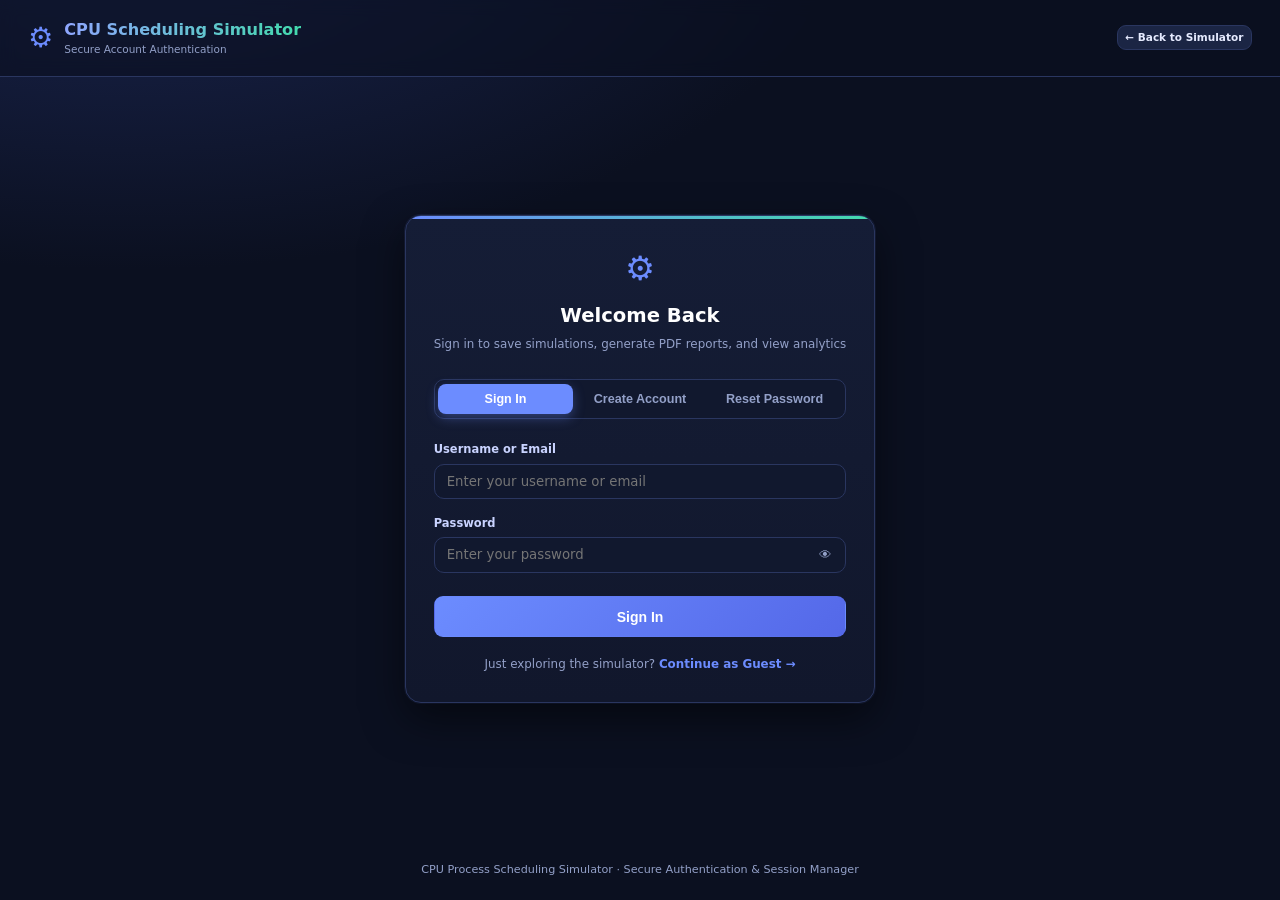
<file: login.html>
<!DOCTYPE html>
<html lang="en">
<head>
  <meta charset="UTF-8" />
  <meta name="viewport" content="width=device-width, initial-scale=1.0" />
  <title>Sign In &amp; Account · CPU Scheduling Simulator</title>
  <link rel="icon" href="data:image/svg+xml,%3Csvg xmlns=%22http://www.w3.org/2000/svg%22 viewBox=%220 0 16 16%22%3E%3Crect x=%222%22 y=%222%22 width=%2212%22 height=%2212%22 rx=%222%22 fill=%22%236c8cff%22/%3E%3C/svg%3E">
  <link rel="stylesheet" href="css/style.css" />
  <link rel="stylesheet" href="css/auth.css" />
</head>
<body class="auth-page">

  <header class="auth-header">
    <div class="brand">
      <span class="logo">⚙</span>
      <div>
        <h1 style="font-size: 1.15rem; margin: 0; background: linear-gradient(90deg, #8fa6ff, #43d9ad); -webkit-background-clip: text; background-clip: text; color: transparent;">
          CPU Scheduling Simulator
        </h1>
        <p class="subtitle" style="font-size: 0.75rem; margin: 0;">Secure Account Authentication</p>
      </div>
    </div>
    <a href="index.html" class="btn small" style="text-decoration: none; display: inline-flex; align-items: center; gap: 0.35rem;">
      <span>← Back to Simulator</span>
    </a>
  </header>

  <main class="auth-container">
    <div class="auth-card">

      <div class="auth-brand">
        <span class="logo">⚙</span>
        <h2 id="auth-title">Welcome Back</h2>
        <p id="auth-subtitle">Sign in to save simulations, generate PDF reports, and view analytics</p>
      </div>

      <div class="auth-tabs" role="tablist">
        <button id="tab-login-btn" class="auth-tab-btn active" type="button">Sign In</button>
        <button id="tab-register-btn" class="auth-tab-btn" type="button">Create Account</button>
        <button id="tab-reset-btn" class="auth-tab-btn" type="button">Reset Password</button>
      </div>

      <div id="auth-alert" class="auth-alert"></div>

      <!-- ================= SIGN IN FORM ================= -->
      <form id="form-login" class="auth-form active" autocomplete="on">
        <div class="auth-field">
          <label for="login-identifier">Username or Email</label>
          <div class="input-with-icon">
            <input id="login-identifier" type="text" placeholder="Enter your username or email" required autocomplete="username" />
          </div>
        </div>

        <div class="auth-field">
          <label for="login-password">Password</label>
          <div class="input-with-icon">
            <input id="login-password" type="password" placeholder="Enter your password" required autocomplete="current-password" />
            <button type="button" class="toggle-pwd" id="toggle-login-pwd" title="Show or hide password">👁</button>
          </div>
        </div>

        <button type="submit" id="btn-login-submit" class="btn primary big">
          Sign In
        </button>
      </form>

      <!-- ================= REGISTER FORM ================= -->
      <form id="form-register" class="auth-form" autocomplete="on">
        <div class="auth-field">
          <label for="reg-name">Full Name</label>
          <div class="input-with-icon">
            <input id="reg-name" type="text" placeholder="e.g. Alex Turing" required autocomplete="name" />
          </div>
        </div>

        <div class="auth-field">
          <label for="reg-username">Username</label>
          <div class="input-with-icon">
            <input id="reg-username" type="text" placeholder="Choose a unique username (3+ chars)" minlength="3" required autocomplete="username" />
          </div>
        </div>

        <div class="auth-field">
          <label for="reg-email">Email Address</label>
          <div class="input-with-icon">
            <input id="reg-email" type="email" placeholder="alex@university.edu" required autocomplete="email" />
          </div>
        </div>

        <div class="auth-field">
          <label for="reg-password">Password</label>
          <div class="input-with-icon">
            <input id="reg-password" type="password" placeholder="At least 8 characters (letters + numbers)" minlength="8" required autocomplete="new-password" />
            <button type="button" class="toggle-pwd" id="toggle-reg-pwd" title="Show or hide password">👁</button>
          </div>
        </div>

        <div class="auth-field">
          <label for="reg-confirm">Confirm Password</label>
          <div class="input-with-icon">
            <input id="reg-confirm" type="password" placeholder="Re-enter your password" required autocomplete="new-password" />
          </div>
        </div>

        <button type="submit" id="btn-reg-submit" class="btn primary big">
          Create Account &amp; Sign In
        </button>
      </form>

      <!-- ================= PASSWORD RESET FORM ================= -->
      <form id="form-reset" class="auth-form" autocomplete="off">
        <div class="auth-field">
          <label for="reset-email">Account Email</label>
          <div class="input-with-icon">
            <input id="reset-email" type="email" placeholder="Enter your registered email" />
          </div>
        </div>
        <button type="button" id="btn-send-reset" class="btn primary big">
          Send Reset Link
        </button>

        <hr style="border: 0; border-top: 1px solid var(--line); margin: 0.5rem 0;" />

        <div class="auth-field">
          <label for="reset-token">Reset Token (from email / link)</label>
          <div class="input-with-icon">
            <input id="reset-token" type="text" placeholder="Paste your password reset token" />
          </div>
        </div>
        <div class="auth-field">
          <label for="reset-new-password">New Password</label>
          <div class="input-with-icon">
            <input id="reset-new-password" type="password" placeholder="At least 8 characters" minlength="8" />
          </div>
        </div>
        <button type="submit" id="btn-confirm-reset" class="btn big">
          Confirm New Password
        </button>
      </form>

      <div class="auth-footer-nav">
        <span>Just exploring the simulator? </span>
        <a href="index.html">Continue as Guest →</a>
      </div>
    </div>
  </main>

  <footer>
    CPU Process Scheduling Simulator · Secure Authentication &amp; Session Manager
  </footer>

  <script src="js/auth.js"></script>
  <script>
    'use strict';

    const tabLoginBtn = document.getElementById('tab-login-btn');
    const tabRegBtn = document.getElementById('tab-register-btn');
    const tabResetBtn = document.getElementById('tab-reset-btn');
    const formLogin = document.getElementById('form-login');
    const formRegister = document.getElementById('form-register');
    const formReset = document.getElementById('form-reset');
    const authTitle = document.getElementById('auth-title');
    const authSubtitle = document.getElementById('auth-subtitle');
    const alertBox = document.getElementById('auth-alert');

    function setTab(tab) {
      clearAlert();
      [tabLoginBtn, tabRegBtn, tabResetBtn].forEach(b => b.classList.remove('active'));
      [formLogin, formRegister, formReset].forEach(f => f.classList.remove('active'));

      if (tab === 'login') {
        tabLoginBtn.classList.add('active');
        formLogin.classList.add('active');
        authTitle.textContent = 'Welcome Back';
        authSubtitle.textContent = 'Sign in to save simulations, generate PDF reports, and view analytics';
      } else if (tab === 'register') {
        tabRegBtn.classList.add('active');
        formRegister.classList.add('active');
        authTitle.textContent = 'Create Account';
        authSubtitle.textContent = 'Register a Student account with secure password hashing';
      } else {
        tabResetBtn.classList.add('active');
        formReset.classList.add('active');
        authTitle.textContent = 'Reset Password';
        authSubtitle.textContent = 'Request a password reset token or confirm a new password';
      }
    }

    tabLoginBtn.addEventListener('click', () => setTab('login'));
    tabRegBtn.addEventListener('click', () => setTab('register'));
    tabResetBtn.addEventListener('click', () => setTab('reset'));

    function showAlert(msg, type = 'error') {
      alertBox.textContent = msg;
      alertBox.className = `auth-alert ${type}`;
    }

    function clearAlert() {
      alertBox.textContent = '';
      alertBox.className = 'auth-alert';
    }

    function setupToggle(btnId, inputId) {
      const btn = document.getElementById(btnId);
      const inp = document.getElementById(inputId);
      if (!btn || !inp) return;
      btn.addEventListener('click', () => {
        inp.type = inp.type === 'password' ? 'text' : 'password';
      });
    }
    setupToggle('toggle-login-pwd', 'login-password');
    setupToggle('toggle-reg-pwd', 'reg-password');

    formLogin.addEventListener('submit', async (e) => {
      e.preventDefault();
      clearAlert();
      const identifier = document.getElementById('login-identifier').value.trim();
      const password = document.getElementById('login-password').value;
      const res = await Auth.login({ identifier, password });
      if (res.success) {
        showAlert(res.message || 'Signed in! Redirecting...', 'success');
        setTimeout(() => { window.location.href = 'index.html'; }, 500);
      } else {
        showAlert(res.message, 'error');
      }
    });

    formRegister.addEventListener('submit', async (e) => {
      e.preventDefault();
      clearAlert();
      const name = document.getElementById('reg-name').value.trim();
      const username = document.getElementById('reg-username').value.trim();
      const email = document.getElementById('reg-email').value.trim();
      const password = document.getElementById('reg-password').value;
      const confirm = document.getElementById('reg-confirm').value;

      if (password !== confirm) {
        showAlert('Passwords do not match.', 'error');
        return;
      }

      const res = await Auth.register({ name, username, email, password });
      if (res.success) {
        showAlert(res.message || 'Account created! Redirecting...', 'success');
        setTimeout(() => { window.location.href = 'index.html'; }, 700);
      } else {
        showAlert(res.message, 'error');
      }
    });

    document.getElementById('btn-send-reset').addEventListener('click', async () => {
      clearAlert();
      const email = document.getElementById('reset-email').value.trim();
      if (!email) {
        showAlert('Please enter your email address.', 'error');
        return;
      }
      const res = await Auth.requestPasswordReset(email);
      showAlert(res.message, res.success ? 'success' : 'error');
    });

    formReset.addEventListener('submit', async (e) => {
      e.preventDefault();
      clearAlert();
      const token = document.getElementById('reset-token').value.trim();
      const newPassword = document.getElementById('reset-new-password').value;
      if (!token || !newPassword) {
        showAlert('Please provide both the reset token and a new password.', 'error');
        return;
      }
      const res = await Auth.confirmPasswordReset(token, newPassword);
      if (res.success) {
        showAlert(res.message, 'success');
        setTimeout(() => setTab('login'), 1000);
      } else {
        showAlert(res.message, 'error');
      }
    });

    // Handle URL query params: ?verify_token=... or ?reset_token=...
    (async function handleQueryTokens() {
      const params = new URLSearchParams(window.location.search);
      const verifyToken = params.get('verify_token');
      const resetToken = params.get('reset_token');
      if (verifyToken) {
        const res = await Auth.verifyEmail(verifyToken);
        showAlert(res.message, res.success ? 'success' : 'error');
      } else if (resetToken) {
        setTab('reset');
        document.getElementById('reset-token').value = resetToken;
        showAlert('Enter your new password below to complete the reset.', 'success');
      }
    })();
  </script>
</body>
</html>
</file>
<file: css/style.css>
:root {
  --bg: #0b1020; --bg2: #11182e; --panel: #151d36; --panel2: #1b2544; --line: #2a3660;
  --text: #e6ebff; --muted: #93a0c8; --accent: #6c8cff; --accent2: #43d9ad; --danger: #ff6b81; --warn: #ffb547;
  --s-new: #8a94b8; --s-ready: #ffb547; --s-running: #43d9ad; --s-waiting: #b18cff; --s-terminated: #ff6b81;
  --radius: 12px; --mono: 'JetBrains Mono', 'Fira Code', Consolas, monospace;
}
* { box-sizing: border-box; }
html { background: var(--bg); }
html, body { margin: 0; background: radial-gradient(1200px 600px at 10% -10%, #1a2550 0%, var(--bg) 60%) fixed; color: var(--text);
  font: 14px/1.5 'Segoe UI', system-ui, -apple-system, Roboto, sans-serif; }
h1, h3, h4, h5 { margin: 0 0 .6em; }
h3 { font-size: 1.1rem; display: flex; align-items: center; gap: .5em; flex-wrap: wrap; }
h4 { font-size: 1rem; color: #c9d3ff; margin-top: 1em; display: flex; align-items: center; gap: .5em; }
h5 { font-size: .8rem; text-transform: uppercase; letter-spacing: .06em; color: var(--muted); display: flex; align-items: center; gap: .4em; }
small { color: var(--muted); font-weight: normal; text-transform: none; letter-spacing: 0; }
.muted { color: var(--muted); }
code, pre { font-family: var(--mono); }

/* ---------- top bar ---------- */
.topbar { position: sticky; top: 0; z-index: 50; display: flex; justify-content: space-between; align-items: center; gap: 1rem; flex-wrap: wrap;
  padding: .7rem 1.4rem; background: rgba(11,16,32,.85); backdrop-filter: blur(10px); border-bottom: 1px solid var(--line); }
.brand { display: flex; align-items: center; gap: .8rem; }
.brand h1 { font-size: 1.25rem; margin: 0; background: linear-gradient(90deg, #8fa6ff, #43d9ad); -webkit-background-clip: text; background-clip: text; color: transparent; }
.subtitle { margin: 0; color: var(--muted); font-size: .8rem; }
.logo { font-size: 2rem; animation: spin 8s linear infinite; display: inline-block; color: var(--accent); }
@keyframes spin { to { transform: rotate(360deg); } }
.tabs { display: flex; gap: .3rem; background: var(--bg2); padding: .3rem; border-radius: 999px; border: 1px solid var(--line); flex-wrap: wrap; }
.tabs button { background: none; border: 0; color: var(--muted); padding: .45rem 1rem; border-radius: 999px; cursor: pointer; font-weight: 600; font-size: .85rem; }
.tabs button.active { background: var(--accent); color: #fff; box-shadow: 0 4px 14px rgba(108,140,255,.4); }
.tabs button:hover:not(.active) { color: var(--text); }

main { padding: 1.2rem; max-width: 1700px; margin: 0 auto; }
.tab { display: none; animation: fadeIn .35s ease; }
.tab.active { display: block; }
@keyframes fadeIn { from { opacity: 0; transform: translateY(6px); } to { opacity: 1; transform: none; } }
footer { text-align: center; color: var(--muted); padding: 1.5rem; font-size: .8rem; }

.panel { background: linear-gradient(180deg, var(--panel), #131a31); border: 1px solid var(--line); border-radius: var(--radius); padding: 1rem 1.1rem; margin-bottom: 1rem;
  box-shadow: 0 8px 24px rgba(0,0,0,.25); }

/* ---------- buttons & inputs ---------- */
.btn { background: var(--panel2); color: var(--text); border: 1px solid var(--line); padding: .5rem .9rem; border-radius: 9px; cursor: pointer; font-weight: 600; font-size: .85rem; transition: .15s; }
.btn:hover { border-color: var(--accent); transform: translateY(-1px); }
.btn:active { transform: none; }
.btn.primary { background: linear-gradient(135deg, #6c8cff, #5468e8); border-color: transparent; color: #fff; }
.btn.primary:hover { box-shadow: 0 6px 18px rgba(108,140,255,.45); }
.btn.danger:hover { border-color: var(--danger); color: var(--danger); }
.btn.big { width: 100%; padding: .8rem; font-size: 1rem; margin-top: .6rem; }
.btn.icon { display: inline-grid; place-items: center; min-width: 42px; min-height: 36px; font-size: 1rem; padding: .45rem .6rem; }
.btn.small { padding: .25rem .55rem; font-size: .75rem; }
.btn-row { display: flex; gap: .5rem; flex-wrap: wrap; margin: .6rem 0; align-items: center; }
input[type=number], select { background: var(--bg2); border: 1px solid var(--line); color: var(--text); border-radius: 8px; padding: .4rem .5rem; font-size: .9rem; width: 100%; }
input[type=number]:focus, select:focus { outline: none; border-color: var(--accent); box-shadow: 0 0 0 3px rgba(108,140,255,.2); }
select { margin-bottom: .5rem; }
.small-input { width: 80px !important; }
.form-grid { display: grid; grid-template-columns: 1fr 1fr; gap: .5rem .7rem; }
.form-grid label { display: flex; flex-direction: column; font-size: .78rem; color: var(--muted); gap: .2rem; }
.form-grid .btn { grid-column: 1 / -1; }
.opt-row { display: flex; align-items: center; gap: .6rem; margin: .45rem 0; font-size: .85rem; color: var(--muted); flex-wrap: wrap; }
.opt-row label { display: flex; align-items: center; gap: .4rem; }
.opt-row input[type=number] { width: 70px; }
.check input { accent-color: var(--accent); width: 16px; height: 16px; }
.error { color: var(--danger); font-size: .8rem; min-height: 1em; margin-top: .3rem; }
.tag { font-size: .68rem; background: rgba(108,140,255,.15); color: #aebcff; border: 1px solid rgba(108,140,255,.35); padding: .05rem .5rem; border-radius: 999px; font-weight: 600; text-transform: none; letter-spacing: 0; }
.step { display: inline-grid; place-items: center; width: 24px; height: 24px; border-radius: 50%; background: var(--accent); color: #fff; font-size: .8rem; }

/* ---------- tables ---------- */
.table-wrap { overflow-x: auto; }
.data-table { width: 100%; border-collapse: collapse; font-size: .85rem; }
.data-table th, .data-table td { padding: .45rem .55rem; border-bottom: 1px solid var(--line); text-align: center; white-space: nowrap; }
.data-table th { color: var(--muted); font-weight: 600; font-size: .75rem; text-transform: uppercase; background: rgba(255,255,255,.02); }
.data-table tr:hover td { background: rgba(108,140,255,.05); }
.data-table.compact td { padding: .2rem .25rem; }
.data-table.compact input { width: 40px; padding: .2rem .3rem; font-size: .8rem; text-align: center; }
.data-table td.left, .data-table th.left { text-align: left; }
.data-table td.left { white-space: normal; min-width: 160px; }
.data-table .best { color: var(--accent2); font-weight: 700; }
.data-table .best::after { content: ' ★'; }
.data-table tr.reveal td { animation: rowIn .5s ease; }
@keyframes rowIn { from { background: rgba(67,217,173,.25); } to { background: transparent; } }
.pid-chip { display: inline-block; padding: .05rem .5rem; border-radius: 6px; font-weight: 700; color: #0b1020; background: var(--c); }
.del-btn { background: none; border: 0; color: var(--muted); cursor: pointer; font-size: 1rem; }
.del-btn:hover { color: var(--danger); }

/* ---------- linked list view ---------- */
.ll-view { display: flex; flex-wrap: wrap; align-items: center; gap: .25rem; font-family: var(--mono); font-size: .75rem; padding: .5rem; background: var(--bg2); border-radius: 10px; border: 1px dashed var(--line); min-height: 48px; }
.ll-head, .ll-null { color: var(--muted); font-weight: 700; }
.ll-node { display: flex; border: 1px solid var(--c); border-radius: 6px; overflow: hidden; }
.ll-node.fresh { animation: pop .5s cubic-bezier(.2,1.6,.4,1); }
.ll-node span { padding: .15rem .35rem; }
.ll-node .v { background: var(--c); color: #0b1020; font-weight: 700; }
.ll-node .n { color: var(--muted); }
.ll-node.removing { animation: shrink .3s ease forwards; }
.ll-arrow { color: var(--accent); }
@keyframes pop { from { transform: scale(.3); opacity: 0; } to { transform: none; opacity: 1; } }
@keyframes shrink { to { transform: scale(0); opacity: 0; width: 0; } }

/* ---------- simulator layout ---------- */
.sim-grid { display: grid; grid-template-columns: 340px 1fr; gap: 1rem; align-items: start; }
.input-panel { position: sticky; top: 84px; max-height: calc(100vh - 100px); overflow-y: auto; }
.stage-col { min-width: 0; }
.stage-head { display: flex; justify-content: space-between; align-items: center; gap: 1rem; }
#algo-banner h2 { margin: 0; font-size: 1.3rem; }
#algo-banner p { margin: .2rem 0 .4rem; color: var(--muted); }
.badges { display: flex; gap: .4rem; flex-wrap: wrap; }
.badge { font-size: .72rem; padding: .15rem .55rem; border-radius: 999px; background: var(--panel2); border: 1px solid var(--line); color: #c9d3ff; }
.badge.pre { border-color: var(--warn); color: var(--warn); }
.badge.np { border-color: var(--accent2); color: var(--accent2); }
.clock { text-align: center; background: var(--bg2); border: 1px solid var(--line); border-radius: 12px; padding: .4rem 1rem; min-width: 96px; }
.clock span { display: block; font-size: .65rem; color: var(--muted); letter-spacing: .15em; }
.clock b { font-size: 2rem; font-family: var(--mono); color: var(--accent2); }
.clock b.tick { animation: tick .35s ease; }
@keyframes tick { 50% { transform: scale(1.25); color: #fff; } }

.controls { display: flex; align-items: center; gap: .5rem; flex-wrap: wrap; }
#scrubber { flex: 1; min-width: 160px; accent-color: var(--accent); }
.speed { display: flex; align-items: center; gap: .4rem; color: var(--muted); font-size: .8rem; }
.speed input { width: 100px; accent-color: var(--accent2); }

.stage { display: grid; gap: .8rem; grid-template-columns: 1fr 2.2fr 1.2fr; grid-template-areas: "new ready cpu" "wait ready term"; }
.zone { background: var(--bg2); border: 1px solid var(--line); border-radius: 12px; padding: .6rem; min-height: 120px; position: relative; }
.z-new { grid-area: new; } .z-ready { grid-area: ready; min-height: 260px; } .z-cpu { grid-area: cpu; }
.z-wait { grid-area: wait; } .z-term { grid-area: term; }
.z-cpu { border-color: rgba(67,217,173,.4); }
.zone-body { display: flex; flex-wrap: wrap; gap: .4rem; align-content: flex-start; min-height: 60px; }
.dot { width: 9px; height: 9px; border-radius: 50%; display: inline-block; background: currentColor; }
.s-new { color: var(--s-new); } .s-ready { color: var(--s-ready); } .s-running { color: var(--s-running); } .s-waiting { color: var(--s-waiting); } .s-terminated { color: var(--s-terminated); }

/* tokens = moving process boxes */
.token { --c: #6c8cff; width: 54px; height: 50px; border-radius: 10px; background: linear-gradient(160deg, var(--c), color-mix(in srgb, var(--c) 65%, #000)); color: #0b1020;
  display: flex; flex-direction: column; align-items: center; justify-content: center; font-weight: 800; box-shadow: 0 4px 12px rgba(0,0,0,.35), inset 0 1px 0 rgba(255,255,255,.35);
  position: relative; z-index: 2; will-change: transform; flex-shrink: 0; }
.token.mini { width: 42px; height: 40px; border-radius: 8px; }
.token.mini b { font-size: .8rem; } .token.mini small { font-size: .55rem; }
.token b { font-size: .95rem; line-height: 1; }
.token small { font-size: .62rem; color: rgba(11,16,32,.8); font-weight: 700; margin-top: 3px; }
.token.dim { opacity: .45; filter: grayscale(.6); }
.token.done { opacity: .75; }
.token.starved::after { content: '⚠'; position: absolute; top: -9px; right: -7px; background: var(--danger); color: #fff; border-radius: 50%; width: 18px; height: 18px; font-size: .65rem; display: grid; place-items: center; animation: pulse 1s infinite; }
.token.aged { box-shadow: 0 0 0 3px var(--warn), 0 4px 12px rgba(0,0,0,.35); }
.token.big { width: 76px; height: 68px; border-radius: 14px; }
.token.big b { font-size: 1.3rem; }
@keyframes pulse { 50% { transform: scale(1.25); } }

/* ready queue views */
.ready-view { position: relative; min-height: 120px; }
.queue-track { display: flex; flex-wrap: wrap; align-items: center; gap: .4rem; padding: 1.3rem .3rem .6rem; min-height: 110px; }
.q-end { font-size: .65rem; font-weight: 800; letter-spacing: .1em; color: var(--muted); writing-mode: vertical-rl; transform: rotate(180deg); padding: .3rem; border-radius: 6px; background: var(--panel2); }
.q-slot { display: flex; flex-direction: column; align-items: center; gap: 2px; position: relative; }
.q-slot .idx { font-size: .6rem; color: var(--muted); font-family: var(--mono); }
.q-slot.front::before { content: 'next'; position: absolute; top: -17px; font-size: .6rem; color: var(--accent2); font-weight: 700; }
.q-empty { color: var(--muted); font-style: italic; padding: 1.4rem; text-align: center; width: 100%; }
.heap-tree { position: relative; width: 100%; }
.heap-tree svg { position: absolute; inset: 0; width: 100%; height: 100%; pointer-events: none; }
.heap-tree line { stroke: var(--line); stroke-width: 2; }
.heap-node { position: absolute; width: 64px; margin-left: -32px; display: flex; flex-direction: column; align-items: center; }
.heap-node .idx { font-size: .58rem; color: var(--muted); font-family: var(--mono); }
.heap-node.root .token { box-shadow: 0 0 0 3px var(--accent2), 0 4px 14px rgba(67,217,173,.4); }
.ready-array { display: flex; flex-wrap: wrap; gap: 2px; margin-top: .4rem; font-family: var(--mono); font-size: .7rem; align-items: center; }
.ready-array .cell { border: 1px solid var(--line); border-radius: 4px; padding: .1rem .35rem; background: var(--panel); }
.ready-array .cell i { color: var(--muted); font-style: normal; margin-right: 3px; }
.ready-array .lbl { color: var(--muted); margin-right: .3rem; }

/* CPU */
.cpu-box { display: flex; flex-direction: column; align-items: center; gap: .5rem; }
.cpu-chip { width: 120px; height: 104px; border-radius: 14px; border: 2px solid rgba(67,217,173,.5); display: grid; place-items: center; position: relative;
  background: repeating-linear-gradient(90deg, transparent 0 10px, rgba(67,217,173,.05) 10px 11px), var(--panel); }
.cpu-chip::before, .cpu-chip::after { content: ''; position: absolute; left: 12px; right: 12px; height: 6px; background: repeating-linear-gradient(90deg, rgba(67,217,173,.6) 0 4px, transparent 4px 10px); }
.cpu-chip::before { top: -8px; } .cpu-chip::after { bottom: -8px; }
.cpu-chip.busy { animation: glow 1.2s ease-in-out infinite; }
@keyframes glow { 50% { box-shadow: 0 0 24px rgba(67,217,173,.55); } }
.cpu-idle { color: var(--muted); font-weight: 800; letter-spacing: .2em; }
.meter { width: 100%; font-size: .72rem; color: var(--muted); }
.bar { height: 8px; background: var(--panel2); border-radius: 99px; overflow: hidden; margin-top: 2px; }
.bar > div { height: 100%; background: linear-gradient(90deg, var(--accent2), #6c8cff); border-radius: 99px; transition: width .4s ease; }
.bar.q > div { background: linear-gradient(90deg, var(--warn), var(--danger)); }

/* narration */
.narration { display: grid; grid-template-columns: 1.25fr 1fr 1fr; gap: 1rem; }
.events, .ds-ops { list-style: none; margin: 0; padding: 0; max-height: 210px; overflow-y: auto; }
.events li { padding: .35rem .55rem; border-left: 3px solid var(--accent); background: rgba(108,140,255,.07); margin-bottom: .3rem; border-radius: 0 6px 6px 0; animation: slideIn .35s ease both; font-size: .85rem; }
.events li.arrive { border-color: var(--s-ready); } .events li.dispatch { border-color: var(--s-running); } .events li.complete, .events li.end { border-color: var(--s-terminated); }
.events li.preempt, .events li.quantum { border-color: var(--warn); } .events li.io, .events li.ioreturn { border-color: var(--s-waiting); }
.events li.starve { border-color: var(--danger); background: rgba(255,107,129,.12); } .events li.aging { border-color: var(--warn); background: rgba(255,181,71,.1); }
.events li.info { border-color: var(--accent); }
.events li.idle { border-color: var(--muted); color: var(--muted); }
.ds-ops li { font-family: var(--mono); font-size: .75rem; padding: .2rem .4rem; color: #c9d3ff; animation: slideIn .35s ease both; }
.ds-ops li.none { color: var(--muted); font-family: inherit; font-style: italic; }
@keyframes slideIn { from { opacity: 0; transform: translateX(-10px); } to { opacity: 1; transform: none; } }

/* state diagram */
.state-svg { width: 100%; height: auto; max-width: 620px; display: block; margin: 0 auto; }
.state-svg .sn rect { fill: var(--panel2); stroke: var(--line); stroke-width: 2; rx: 10; }
.state-svg .sn text { fill: var(--text); font-size: 13px; font-weight: 700; text-anchor: middle; }
.state-svg .sn .cnt { fill: var(--accent2); font-size: 11px; }
.state-svg .edge { stroke: #3a4777; stroke-width: 2; fill: none; transition: .3s; }
.state-svg .elabel { fill: var(--muted); font-size: 10px; text-anchor: middle; }
.state-svg .edge.hot { stroke: var(--warn); stroke-width: 3.5; stroke-dasharray: 6 4; animation: dash .6s linear infinite; }
.state-svg .sn.hot rect { stroke: var(--accent2); }
@keyframes dash { to { stroke-dashoffset: -20; } }

/* gantt */
.gantt-scroll { overflow-x: auto; padding-bottom: .3rem; }
.gantt { position: relative; height: 78px; min-width: 100%; }
.g-bars { display: flex; height: 46px; }
.g-block { height: 100%; flex-shrink: 0; display: grid; place-items: center; font-weight: 800; color: #0b1020; border-right: 2px solid var(--bg); overflow: hidden;
  background: linear-gradient(180deg, var(--c), color-mix(in srgb, var(--c) 70%, #000)); transition: width .45s ease; white-space: nowrap; font-size: .85rem; }
.g-block:first-child { border-radius: 8px 0 0 8px; }
.g-block.idle { background: repeating-linear-gradient(45deg, #202a4a 0 6px, #18203b 6px 12px); color: var(--muted); }
.g-block.live { box-shadow: inset 0 0 0 2px #fff; }
.g-axis { position: relative; height: 24px; }
.g-axis span { position: absolute; transform: translateX(-50%); font-family: var(--mono); font-size: .7rem; color: var(--muted); top: 4px; }
.g-axis span::before { content: ''; position: absolute; left: 50%; top: -6px; height: 5px; border-left: 1px solid var(--muted); }

/* timeline */
.timeline { overflow-x: auto; }
.timeline table { border-collapse: separate; border-spacing: 2px; font-family: var(--mono); font-size: .68rem; }
.timeline th { color: var(--muted); font-weight: 600; min-width: 22px; }
.timeline td.cell { width: 22px; height: 20px; border-radius: 4px; text-align: center; color: #0b1020; font-weight: 700; background: rgba(255,255,255,.03); }
.timeline td.cur { outline: 2px solid #fff; }
.timeline .New { background: var(--s-new); } .timeline .Ready { background: var(--s-ready); } .timeline .Running { background: var(--s-running); }
.timeline .Waiting { background: var(--s-waiting); } .timeline .Terminated { background: color-mix(in srgb, var(--s-terminated) 45%, transparent); }
.legend { display: flex; gap: 1rem; flex-wrap: wrap; margin-top: .5rem; font-size: .75rem; color: var(--muted); }
.legend span { display: flex; align-items: center; gap: .3rem; }
.legend i { width: 12px; height: 12px; border-radius: 3px; display: inline-block; }

/* metrics */
.metric-cards { display: grid; grid-template-columns: repeat(auto-fit, minmax(140px, 1fr)); gap: .6rem; margin-bottom: .8rem; }
.metric { background: var(--bg2); border: 1px solid var(--line); border-radius: 10px; padding: .6rem .8rem; }
.metric span { display: block; font-size: .7rem; color: var(--muted); text-transform: uppercase; letter-spacing: .05em; }
.metric b { font-size: 1.35rem; font-family: var(--mono); color: var(--accent2); }
.metric.pending b { color: var(--muted); font-size: 1rem; }
.callout { padding: .7rem .9rem; border-radius: 10px; margin-top: .8rem; border: 1px solid; font-size: .88rem; }
.callout.warn { border-color: rgba(255,107,129,.5); background: rgba(255,107,129,.08); }
.callout.ok { border-color: rgba(67,217,173,.5); background: rgba(67,217,173,.07); }
.callout.info { border-color: rgba(108,140,255,.5); background: rgba(108,140,255,.08); }

/* compare */
.compare-grid { display: grid; grid-template-columns: repeat(auto-fit, minmax(320px, 1fr)); gap: 1rem; }
.chart-row { display: grid; grid-template-columns: 95px 1fr 56px; align-items: center; gap: .5rem; margin: .3rem 0; font-size: .8rem; }
.chart-row .track { background: var(--bg2); border-radius: 6px; height: 18px; overflow: hidden; }
.chart-row .fill { height: 100%; width: 0; border-radius: 6px; background: linear-gradient(90deg, #6c8cff, #8fa6ff); transition: width .9s cubic-bezier(.2,.8,.2,1); }
.chart-row.best .fill { background: linear-gradient(90deg, #2bb38b, #43d9ad); }
.chart-row .val { font-family: var(--mono); text-align: right; }
.mini-gantt { margin: .4rem 0 1rem; }
.mini-gantt .title { display: flex; justify-content: space-between; align-items: center; font-size: .85rem; margin-bottom: .2rem; }
.mini-gantt .g-bars { height: 28px; }
.mini-gantt .g-block { font-size: .7rem; }
.mini-gantt .g-axis span { font-size: .6rem; }

/* learn */
.learn-cards { display: grid; grid-template-columns: repeat(auto-fit, minmax(240px, 1fr)); gap: .8rem; }
.lcard { background: var(--bg2); border: 1px solid var(--line); border-radius: 12px; padding: .9rem; cursor: pointer; transition: .2s; }
.lcard:hover, .lcard.active { border-color: var(--accent); transform: translateY(-3px); box-shadow: 0 10px 24px rgba(108,140,255,.18); }
.lcard h4 { margin: 0 0 .3rem; }
.lcard p { margin: .3rem 0; font-size: .85rem; color: #c9d3ff; }
.lcard .badges { margin-top: .5rem; }
.detail-grid { display: grid; grid-template-columns: 1fr 1fr; gap: 1rem; }
.detail-grid > div { min-width: 0; }
.detail ol, .detail ul { padding-left: 1.2rem; margin: .3rem 0; }
.detail li { margin: .25rem 0; }
.pros li::marker { content: '✔  '; color: var(--accent2); }
.cons li::marker { content: '✘  '; color: var(--danger); }
pre.code { background: #0a0f1f; border: 1px solid var(--line); border-radius: 10px; padding: .8rem 1rem; font-size: .8rem; overflow-x: auto; color: #c9d3ff; line-height: 1.55; }
.key-idea { border-left: 4px solid var(--warn); background: rgba(255,181,71,.08); padding: .6rem .9rem; border-radius: 0 10px 10px 0; margin: .8rem 0; }

/* dsa */
.dsa-cards { display: grid; grid-template-columns: repeat(auto-fit, minmax(260px, 1fr)); gap: .8rem; }
.dcard { background: var(--bg2); border: 1px solid var(--line); border-radius: 12px; padding: .9rem; }
.dcard .ic { font-size: 1.6rem; color: var(--accent); }
.dcard p { font-size: .85rem; color: #c9d3ff; margin: .3rem 0; }
.dcard .ops { font-family: var(--mono); font-size: .72rem; color: var(--accent2); }
.playgrounds { display: grid; grid-template-columns: 1fr 1fr; gap: 1rem; }
.heap-view { min-height: 230px; }
.play-log { font-family: var(--mono); font-size: .72rem; color: var(--muted); max-height: 110px; overflow-y: auto; margin-top: .5rem; }
.play-log div { animation: slideIn .3s ease; }
.states-grid { display: grid; grid-template-columns: 1.2fr 1fr; gap: 1rem; align-items: center; }
.state-item { display: flex; gap: .6rem; margin: .5rem 0; font-size: .88rem; }
.state-item b { min-width: 90px; }

@media (max-width: 1100px) {
  .sim-grid { grid-template-columns: 1fr; }
  .input-panel { position: static; max-height: none; }
  .narration, .playgrounds, .detail-grid, .states-grid { grid-template-columns: 1fr; }
}
@media (max-width: 720px) {
  .stage { grid-template-columns: 1fr; grid-template-areas: "new" "ready" "cpu" "wait" "term"; }
}
</file>
<file: css/auth.css>
/* =========================================================================
 * auth.css — Modern, polished styles for Login & Saved Credentials Manager
 * ========================================================================= */

/* ---------- Auth Page Layout ---------- */
.auth-page {
  min-height: 100vh;
  display: flex;
  flex-direction: column;
  justify-content: space-between;
}

.auth-header {
  padding: 1.2rem 2rem;
  display: flex;
  justify-content: space-between;
  align-items: center;
  border-bottom: 1px solid var(--line);
  background: rgba(11, 16, 32, 0.6);
  backdrop-filter: blur(8px);
}

.auth-container {
  flex: 1;
  display: flex;
  align-items: center;
  justify-content: center;
  padding: 2.5rem 1.5rem;
}

.auth-card {
  width: 100%;
  max-width: 480px;
  background: linear-gradient(180deg, var(--panel), #11172c);
  border: 1px solid var(--line);
  border-radius: 16px;
  box-shadow: 0 16px 40px rgba(0, 0, 0, 0.5), 0 0 0 1px rgba(108, 140, 255, 0.1);
  padding: 2rem;
  position: relative;
  overflow: hidden;
}

.auth-card::before {
  content: '';
  position: absolute;
  top: 0;
  left: 0;
  right: 0;
  height: 3px;
  background: linear-gradient(90deg, var(--accent), var(--accent2));
}

.auth-brand {
  text-align: center;
  margin-bottom: 1.8rem;
}

.auth-brand .logo {
  font-size: 2.4rem;
  display: inline-block;
  margin-bottom: 0.5rem;
  color: var(--accent);
}

.auth-brand h2 {
  font-size: 1.4rem;
  margin: 0 0 0.4rem;
  color: #fff;
  font-weight: 700;
}

.auth-brand p {
  color: var(--muted);
  font-size: 0.85rem;
  margin: 0;
}

/* ---------- Tabs Toggle ---------- */
.auth-tabs {
  display: flex;
  background: var(--bg2);
  border: 1px solid var(--line);
  border-radius: 10px;
  padding: 0.25rem;
  margin-bottom: 1.6rem;
}

.auth-tab-btn {
  flex: 1;
  padding: 0.6rem;
  border: none;
  background: transparent;
  color: var(--muted);
  font-weight: 600;
  font-size: 0.9rem;
  border-radius: 8px;
  cursor: pointer;
  transition: all 0.2s ease;
}

.auth-tab-btn:hover {
  color: var(--text);
}

.auth-tab-btn.active {
  background: var(--accent);
  color: #fff;
  box-shadow: 0 4px 12px rgba(108, 140, 255, 0.35);
}

/* ---------- Form Controls ---------- */
.auth-form {
  display: none;
  animation: fadeIn 0.3s ease;
}

.auth-form.active {
  display: flex;
  flex-direction: column;
  gap: 1.1rem;
}

.auth-field {
  display: flex;
  flex-direction: column;
  gap: 0.4rem;
}

.auth-field label {
  font-size: 0.82rem;
  font-weight: 600;
  color: #c9d3ff;
  display: flex;
  justify-content: space-between;
}

.input-with-icon {
  position: relative;
  display: flex;
  align-items: center;
}

.input-with-icon input {
  width: 100%;
  background: var(--bg2);
  border: 1px solid var(--line);
  color: var(--text);
  border-radius: 10px;
  padding: 0.65rem 2.4rem 0.65rem 0.85rem;
  font-size: 0.95rem;
  font-family: inherit;
  transition: border-color 0.15s, box-shadow 0.15s;
}

.input-with-icon input:focus {
  outline: none;
  border-color: var(--accent);
  box-shadow: 0 0 0 3px rgba(108, 140, 255, 0.25);
}

.toggle-pwd {
  position: absolute;
  right: 0.75rem;
  background: none;
  border: none;
  color: var(--muted);
  cursor: pointer;
  display: flex;
  align-items: center;
  justify-content: center;
  padding: 0.3rem;
  font-size: 0.9rem;
  border-radius: 4px;
}

.toggle-pwd:hover {
  color: var(--text);
}

.auth-options {
  display: flex;
  justify-content: space-between;
  align-items: center;
  font-size: 0.85rem;
  color: var(--muted);
  flex-wrap: wrap;
  gap: 0.5rem;
}

.checkbox-label {
  display: inline-flex;
  align-items: center;
  gap: 0.5rem;
  cursor: pointer;
  user-select: none;
}

.checkbox-label input[type="checkbox"] {
  accent-color: var(--accent);
  width: 16px;
  height: 16px;
  cursor: pointer;
}

.badge-save {
  font-size: 0.7rem;
  padding: 0.15rem 0.45rem;
  border-radius: 999px;
  background: rgba(67, 217, 173, 0.15);
  color: var(--accent2);
  border: 1px solid rgba(67, 217, 173, 0.3);
  font-weight: 600;
}

/* ---------- Alerts ---------- */
.auth-alert {
  padding: 0.7rem 0.9rem;
  border-radius: 8px;
  font-size: 0.85rem;
  margin-bottom: 1rem;
  display: none;
  animation: fadeIn 0.25s ease;
}

.auth-alert.error {
  display: flex;
  align-items: center;
  gap: 0.5rem;
  background: rgba(255, 107, 129, 0.12);
  border: 1px solid rgba(255, 107, 129, 0.4);
  color: #ff94a4;
}

.auth-alert.success {
  display: flex;
  align-items: center;
  gap: 0.5rem;
  background: rgba(67, 217, 173, 0.12);
  border: 1px solid rgba(67, 217, 173, 0.4);
  color: #5ef0c6;
}

/* ---------- Saved Credentials Quick Login Panel ---------- */
.saved-creds-section {
  margin-top: 1.8rem;
  padding-top: 1.4rem;
  border-top: 1px solid var(--line);
}

.saved-creds-title {
  display: flex;
  justify-content: space-between;
  align-items: center;
  font-size: 0.82rem;
  font-weight: 600;
  text-transform: uppercase;
  letter-spacing: 0.05em;
  color: var(--muted);
  margin-bottom: 0.8rem;
}

.saved-creds-list {
  display: flex;
  flex-direction: column;
  gap: 0.6rem;
  max-height: 220px;
  overflow-y: auto;
}

.saved-cred-item {
  display: flex;
  align-items: center;
  justify-content: space-between;
  background: var(--bg2);
  border: 1px solid var(--line);
  border-radius: 10px;
  padding: 0.65rem 0.85rem;
  transition: border-color 0.15s, background 0.15s;
}

.saved-cred-item:hover {
  border-color: rgba(108, 140, 255, 0.5);
  background: #141b33;
}

.saved-cred-info {
  display: flex;
  align-items: center;
  gap: 0.75rem;
  cursor: pointer;
  flex: 1;
}

.user-avatar {
  width: 34px;
  height: 34px;
  border-radius: 50%;
  display: flex;
  align-items: center;
  justify-content: center;
  font-weight: 700;
  color: #0b1020;
  font-size: 0.85rem;
  flex-shrink: 0;
}

.saved-cred-text b {
  display: block;
  font-size: 0.88rem;
  color: var(--text);
}

.saved-cred-text small {
  display: block;
  font-size: 0.75rem;
  color: var(--muted);
}

.saved-cred-actions {
  display: flex;
  align-items: center;
  gap: 0.4rem;
}

.btn-autofill {
  background: var(--panel2);
  border: 1px solid var(--line);
  color: var(--accent);
  padding: 0.35rem 0.7rem;
  border-radius: 6px;
  font-size: 0.78rem;
  font-weight: 600;
  cursor: pointer;
  transition: 0.15s;
}

.btn-autofill:hover {
  background: var(--accent);
  color: #fff;
  border-color: var(--accent);
}

.btn-remove-cred {
  background: none;
  border: none;
  color: var(--muted);
  cursor: pointer;
  padding: 0.35rem;
  border-radius: 4px;
  font-size: 0.85rem;
  transition: color 0.15s;
}

.btn-remove-cred:hover {
  color: var(--danger);
}

.auth-footer-nav {
  margin-top: 1.4rem;
  text-align: center;
  font-size: 0.85rem;
  color: var(--muted);
}

.auth-footer-nav a {
  color: var(--accent);
  text-decoration: none;
  font-weight: 600;
}

.auth-footer-nav a:hover {
  text-decoration: underline;
}

/* ---------- Header Auth Pill in Simulator (index.html) ---------- */
.auth-user-bar {
  display: flex;
  align-items: center;
  gap: 0.8rem;
}

.user-badge-pill {
  display: flex;
  align-items: center;
  gap: 0.6rem;
  background: var(--bg2);
  border: 1px solid var(--line);
  padding: 0.3rem 0.75rem 0.3rem 0.4rem;
  border-radius: 999px;
  font-size: 0.85rem;
  font-weight: 600;
  color: var(--text);
  cursor: pointer;
  transition: all 0.2s;
}

.user-badge-pill:hover {
  border-color: var(--accent);
  box-shadow: 0 2px 10px rgba(108, 140, 255, 0.2);
}

.user-badge-pill .mini-avatar {
  width: 24px;
  height: 24px;
  border-radius: 50%;
  display: flex;
  align-items: center;
  justify-content: center;
  font-size: 0.72rem;
  font-weight: 700;
  color: #0b1020;
}

.btn-nav-login {
  background: linear-gradient(135deg, var(--accent), #5468e8);
  color: #fff;
  border: none;
  padding: 0.45rem 1rem;
  border-radius: 999px;
  font-size: 0.85rem;
  font-weight: 600;
  text-decoration: none;
  display: inline-flex;
  align-items: center;
  gap: 0.4rem;
  cursor: pointer;
  transition: all 0.2s;
}

.btn-nav-login:hover {
  box-shadow: 0 4px 14px rgba(108, 140, 255, 0.4);
  transform: translateY(-1px);
}

.btn-nav-logout {
  background: var(--panel2);
  border: 1px solid var(--line);
  color: var(--muted);
  padding: 0.35rem 0.75rem;
  border-radius: 999px;
  font-size: 0.8rem;
  cursor: pointer;
  transition: all 0.15s;
}

.btn-nav-logout:hover {
  color: var(--danger);
  border-color: var(--danger);
}

/* ---------- Modal Dialog for Saved Credentials & Account Info ---------- */
.auth-modal-overlay {
  position: fixed;
  inset: 0;
  background: rgba(0, 0, 0, 0.65);
  backdrop-filter: blur(4px);
  z-index: 1000;
  display: flex;
  align-items: center;
  justify-content: center;
  padding: 1rem;
  opacity: 0;
  pointer-events: none;
  transition: opacity 0.2s ease;
}

.auth-modal-overlay.open {
  opacity: 1;
  pointer-events: auto;
}

.auth-modal {
  width: 100%;
  max-width: 460px;
  background: linear-gradient(180deg, var(--panel), #11172c);
  border: 1px solid var(--line);
  border-radius: 16px;
  box-shadow: 0 20px 48px rgba(0, 0, 0, 0.6);
  padding: 1.8rem;
  position: relative;
  transform: translateY(12px) scale(0.98);
  transition: transform 0.2s ease;
}

.auth-modal-overlay.open .auth-modal {
  transform: none;
}

.auth-modal-head {
  display: flex;
  justify-content: space-between;
  align-items: center;
  margin-bottom: 1.2rem;
  border-bottom: 1px solid var(--line);
  padding-bottom: 0.8rem;
}

.auth-modal-head h3 {
  margin: 0;
  font-size: 1.15rem;
  color: #fff;
}

.auth-modal-close {
  background: none;
  border: none;
  color: var(--muted);
  font-size: 1.4rem;
  cursor: pointer;
  line-height: 1;
  padding: 0.2rem;
}

.auth-modal-close:hover {
  color: var(--text);
}
</file>
